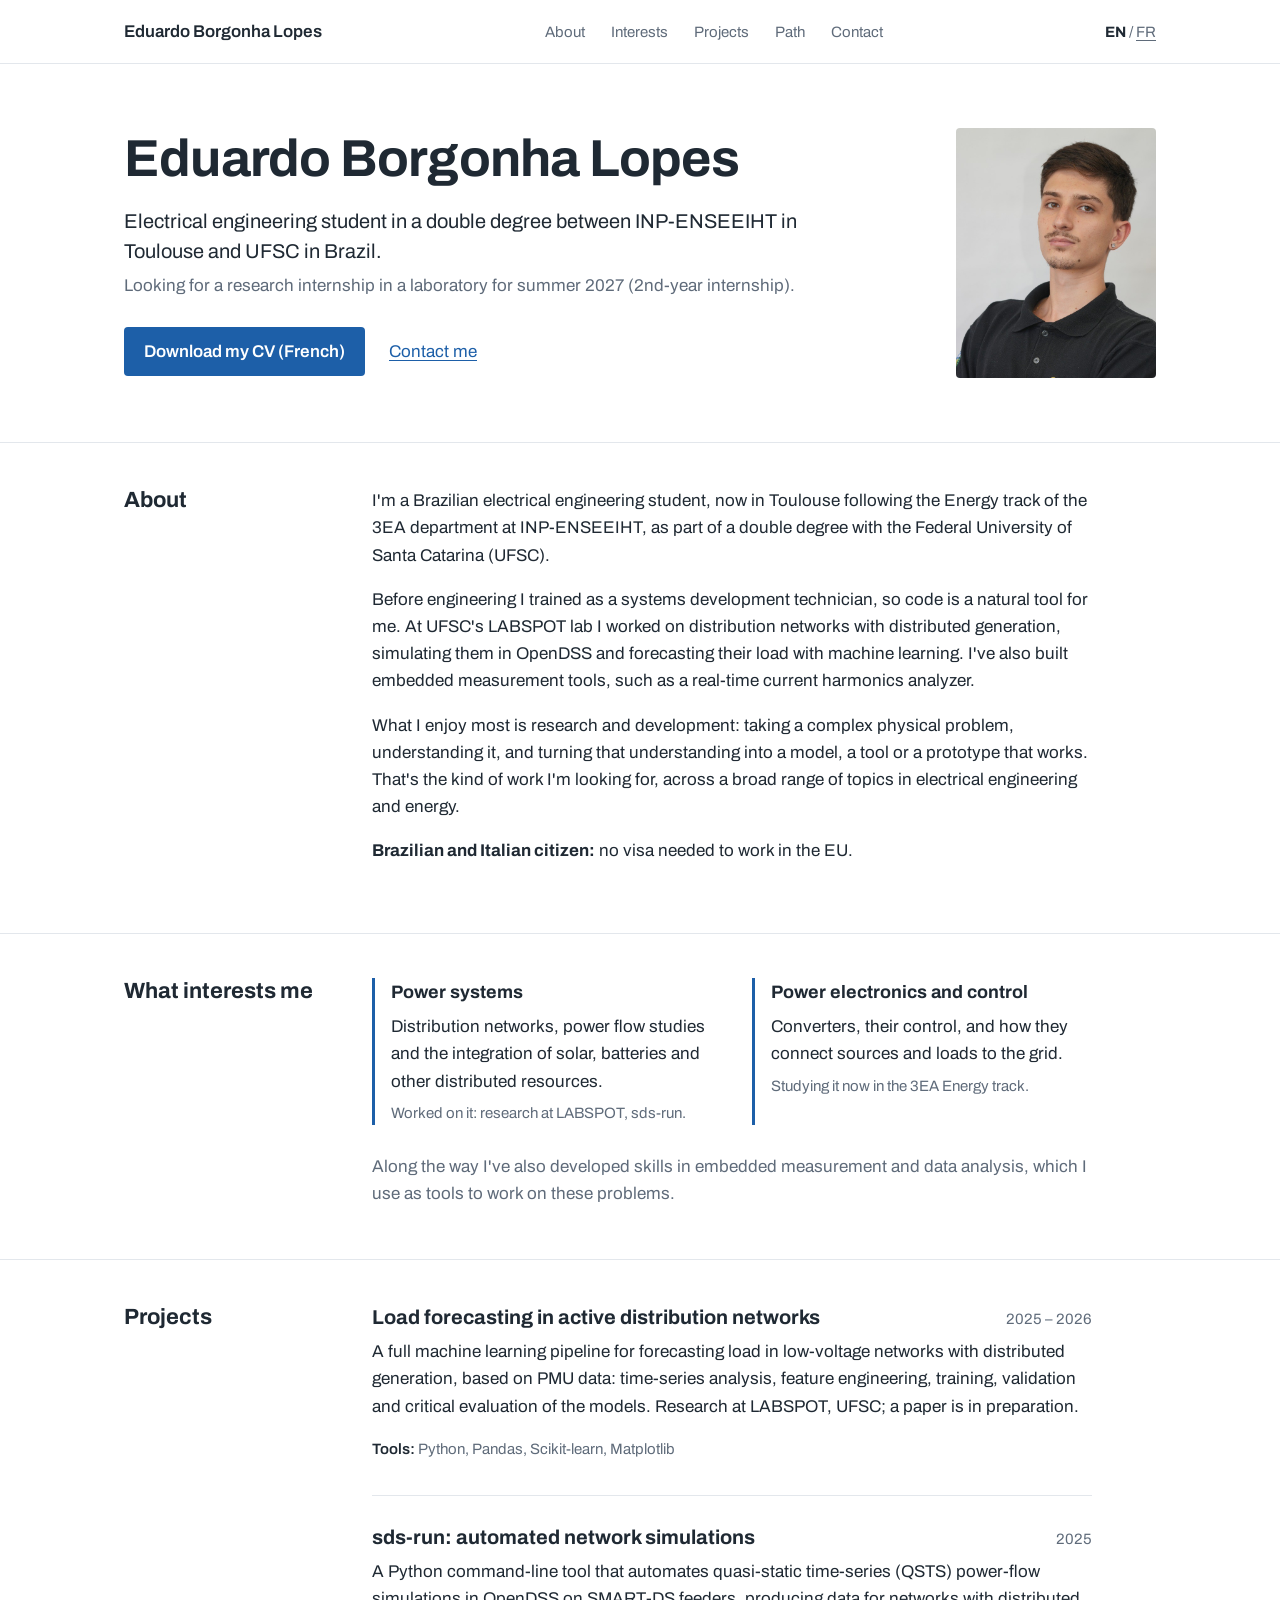
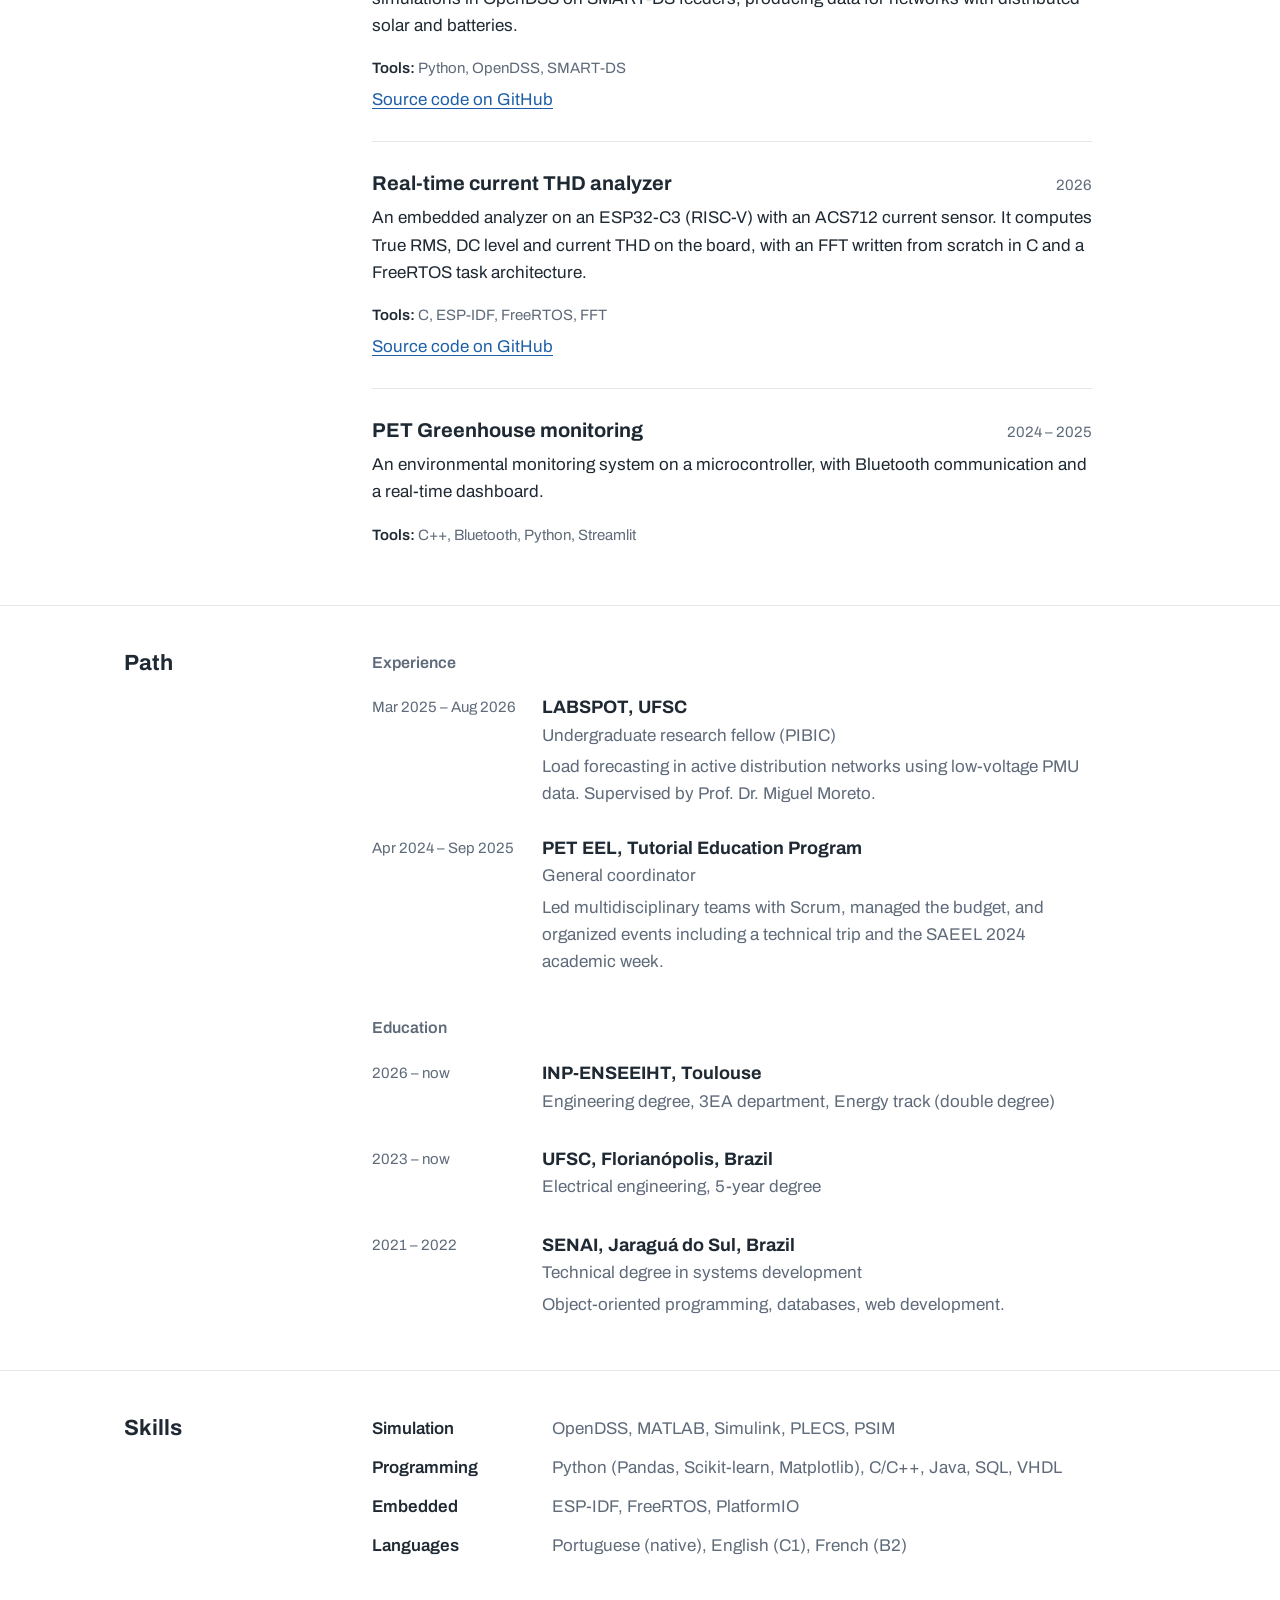
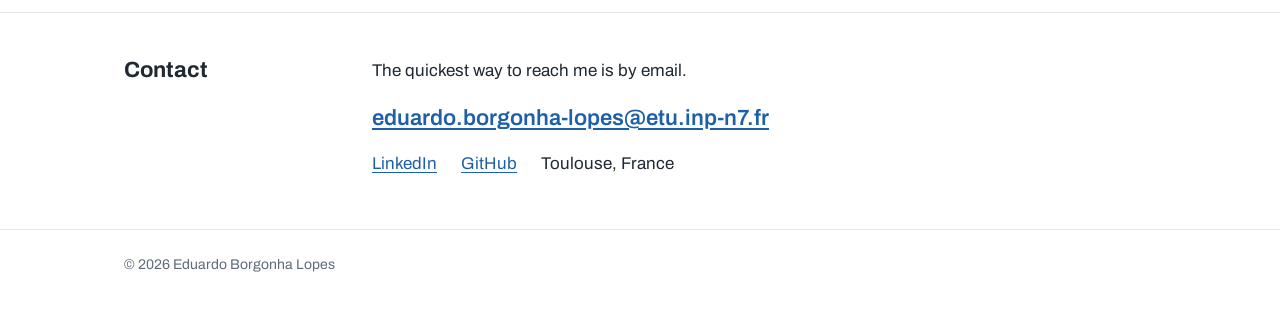
<file: index.html>
<!DOCTYPE html>
<html lang="en">
<head>
  <meta charset="utf-8">
  <meta name="viewport" content="width=device-width, initial-scale=1">
  <title>Eduardo Borgonha Lopes, electrical engineering student</title>
  <meta name="description" content="Electrical engineering student in a double degree between INP-ENSEEIHT and UFSC. Interested in research and development in power systems and power electronics. Looking for a research internship in a laboratory for summer 2027.">
  <link rel="alternate" hreflang="en" href="https://eduardoborgonha.github.io/">
  <link rel="alternate" hreflang="fr" href="https://eduardoborgonha.github.io/fr/">
  <link rel="preconnect" href="https://fonts.googleapis.com">
  <link rel="preconnect" href="https://fonts.gstatic.com" crossorigin>
  <link href="https://fonts.googleapis.com/css2?family=Archivo:wght@400..700&display=swap" rel="stylesheet">
  <link rel="stylesheet" href="style.css">
</head>
<body>

<!-- ================= HEADER ================= -->
<header class="top">
  <div class="wrap">
    <a class="name" href="#">Eduardo Borgonha Lopes</a>
    <nav>
      <a href="#about">About</a>
      <a href="#interests">Interests</a>
      <a href="#projects">Projects</a>
      <a href="#path">Path</a>
      <a href="#contact">Contact</a>
    </nav>
    <div class="lang"><b>EN</b> / <a href="fr/" hreflang="fr" lang="fr">FR</a></div>
  </div>
</header>

<main>

<!-- ================= HERO ================= -->
<section class="hero">
  <div class="wrap">
    <div>
      <h1><span>Eduardo</span> <span>Borgonha Lopes</span></h1>
      <p class="lede">Electrical engineering student in a double degree between INP-ENSEEIHT in Toulouse and UFSC in Brazil.</p>
      <p class="status">Looking for a research internship in a laboratory for summer 2027 (2nd-year internship).</p>
      <div class="actions">
        <a class="button" href="assets/cv-eduardo-fr.pdf" target="_blank" rel="noopener">Download my CV (French)</a>
        <a href="#contact">Contact me</a>
      </div>
    </div>

    <img class="portrait" src="assets/photo.jpg" alt="Portrait of Eduardo Borgonha Lopes">
  </div>
</section>

<!-- ================= ABOUT ================= -->
<section class="block" id="about">
  <div class="wrap">
    <h2>About</h2>
    <div class="content">
      <div>
        <p>I'm a Brazilian electrical engineering student, now in Toulouse following the Energy track of the 3EA department at INP-ENSEEIHT, as part of a double degree with the Federal University of Santa Catarina (UFSC).</p>
        <p>Before engineering I trained as a systems development technician, so code is a natural tool for me. At UFSC's LABSPOT lab I worked on distribution networks with distributed generation, simulating them in OpenDSS and forecasting their load with machine learning. I've also built embedded measurement tools, such as a real-time current harmonics analyzer.</p>
        <p>What I enjoy most is research and development: taking a complex physical problem, understanding it, and turning that understanding into a model, a tool or a prototype that works. That's the kind of work I'm looking for, across a broad range of topics in electrical engineering and energy.</p>
        <p><strong>Brazilian and Italian citizen:</strong> no visa needed to work in the EU.</p>
      </div>
    </div>
  </div>
</section>

<!-- ================= INTERESTS ================= -->
<section class="block" id="interests">
  <div class="wrap">
    <h2>What interests me</h2>
    <div class="content">
      <ul class="interests">
        <li>
          <h3>Power systems</h3>
          <p>Distribution networks, power flow studies and the integration of solar, batteries and other distributed resources.</p>
          <p class="seen">Worked on it: research at LABSPOT, sds-run.</p>
        </li>
        <li>
          <h3>Power electronics and control</h3>
          <p>Converters, their control, and how they connect sources and loads to the grid.</p>
          <p class="seen">Studying it now in the 3EA Energy track.</p>
        </li>
      </ul>
      <p class="interests-note">Along the way I've also developed skills in embedded measurement and data analysis, which I use as tools to work on these problems.</p>
    </div>
  </div>
</section>

<!-- ================= PROJECTS =================
     To add a project: copy one <article class="project"> ... </article> block and change the text. -->
<section class="block" id="projects">
  <div class="wrap">
    <h2>Projects</h2>
    <div class="content">

      <article class="project">
        <header><h3>Load forecasting in active distribution networks</h3><span class="when">2025 – 2026</span></header>
        <p>A full machine learning pipeline for forecasting load in low-voltage networks with distributed generation, based on PMU data: time-series analysis, feature engineering, training, validation and critical evaluation of the models. Research at LABSPOT, UFSC; a paper is in preparation.</p>
        <p class="tools"><b>Tools:</b> Python, Pandas, Scikit-learn, Matplotlib</p>
      </article>

      <article class="project">
        <header><h3>sds-run: automated network simulations</h3><span class="when">2025</span></header>
        <p>A Python command-line tool that automates quasi-static time-series (QSTS) power-flow simulations in OpenDSS on SMART-DS feeders, producing data for networks with distributed solar and batteries.</p>
        <p class="tools"><b>Tools:</b> Python, OpenDSS, SMART-DS</p>
        <a href="https://github.com/eduardoBorgonha/sds-run-labspot" target="_blank" rel="noopener">Source code on GitHub</a>
      </article>

      <article class="project">
        <header><h3>Real-time current THD analyzer</h3><span class="when">2026</span></header>
        <p>An embedded analyzer on an ESP32-C3 (RISC-V) with an ACS712 current sensor. It computes True RMS, DC level and current THD on the board, with an FFT written from scratch in C and a FreeRTOS task architecture.</p>
        <p class="tools"><b>Tools:</b> C, ESP-IDF, FreeRTOS, FFT</p>
        <a href="https://github.com/eduardoBorgonha/thd-current-esp32c3" target="_blank" rel="noopener">Source code on GitHub</a>
      </article>

      <article class="project">
        <header><h3>PET Greenhouse monitoring</h3><span class="when">2024 – 2025</span></header>
        <p>An environmental monitoring system on a microcontroller, with Bluetooth communication and a real-time dashboard.</p>
        <p class="tools"><b>Tools:</b> C++, Bluetooth, Python, Streamlit</p>
      </article>

    </div>
  </div>
</section>

<!-- ================= PATH (experience + education) ================= -->
<section class="block" id="path">
  <div class="wrap">
    <h2>Path</h2>
    <div class="content">
      <p class="subhead">Experience</p>
      <ul class="entries">
        <li>
          <span class="when">Mar 2025 – Aug 2026</span>
          <div>
            <h3>LABSPOT, UFSC</h3>
            <p class="role">Undergraduate research fellow (PIBIC)</p>
            <p>Load forecasting in active distribution networks using low-voltage PMU data. Supervised by Prof. Dr. Miguel Moreto.</p>
          </div>
        </li>
        <li>
          <span class="when">Apr 2024 – Sep 2025</span>
          <div>
            <h3>PET EEL, Tutorial Education Program</h3>
            <p class="role">General coordinator</p>
            <p>Led multidisciplinary teams with Scrum, managed the budget, and organized events including a technical trip and the SAEEL 2024 academic week.</p>
          </div>
        </li>
      </ul>

      <p class="subhead">Education</p>
      <ul class="entries">
        <li>
          <span class="when">2026 – now</span>
          <div>
            <h3>INP-ENSEEIHT, Toulouse</h3>
            <p class="role">Engineering degree, 3EA department, Energy track (double degree)</p>
          </div>
        </li>
        <li>
          <span class="when">2023 – now</span>
          <div>
            <h3>UFSC, Florianópolis, Brazil</h3>
            <p class="role">Electrical engineering, 5-year degree</p>
          </div>
        </li>
        <li>
          <span class="when">2021 – 2022</span>
          <div>
            <h3>SENAI, Jaraguá do Sul, Brazil</h3>
            <p class="role">Technical degree in systems development</p>
            <p>Object-oriented programming, databases, web development.</p>
          </div>
        </li>
      </ul>
    </div>
  </div>
</section>

<!-- ================= SKILLS ================= -->
<section class="block" id="skills">
  <div class="wrap">
    <h2>Skills</h2>
    <div class="content">
      <dl class="skills">
        <dt>Simulation</dt><dd>OpenDSS, MATLAB, Simulink, PLECS, PSIM</dd>
        <dt>Programming</dt><dd>Python (Pandas, Scikit-learn, Matplotlib), C/C++, Java, SQL, VHDL</dd>
        <dt>Embedded</dt><dd>ESP-IDF, FreeRTOS, PlatformIO</dd>
        <dt>Languages</dt><dd>Portuguese (native), English (C1), French (B2)</dd>
      </dl>
    </div>
  </div>
</section>

<!-- ================= CONTACT ================= -->
<section class="block" id="contact">
  <div class="wrap">
    <h2>Contact</h2>
    <div class="content">
      <p>The quickest way to reach me is by email.</p>
      <a class="mail" href="mailto:eduardo.borgonha-lopes@etu.inp-n7.fr">eduardo.borgonha-lopes@etu.inp-n7.fr</a>
      <div class="elsewhere">
        <a href="https://www.linkedin.com/in/eduardo-borgonha-lopes-1304a2300" target="_blank" rel="noopener">LinkedIn</a>
        <a href="https://github.com/eduardoBorgonha" target="_blank" rel="noopener">GitHub</a>
        <span>Toulouse, France</span>
      </div>
    </div>
  </div>
</section>

</main>

<footer>
  <div class="wrap">© 2026 Eduardo Borgonha Lopes</div>
</footer>

</body>
</html>
</file>
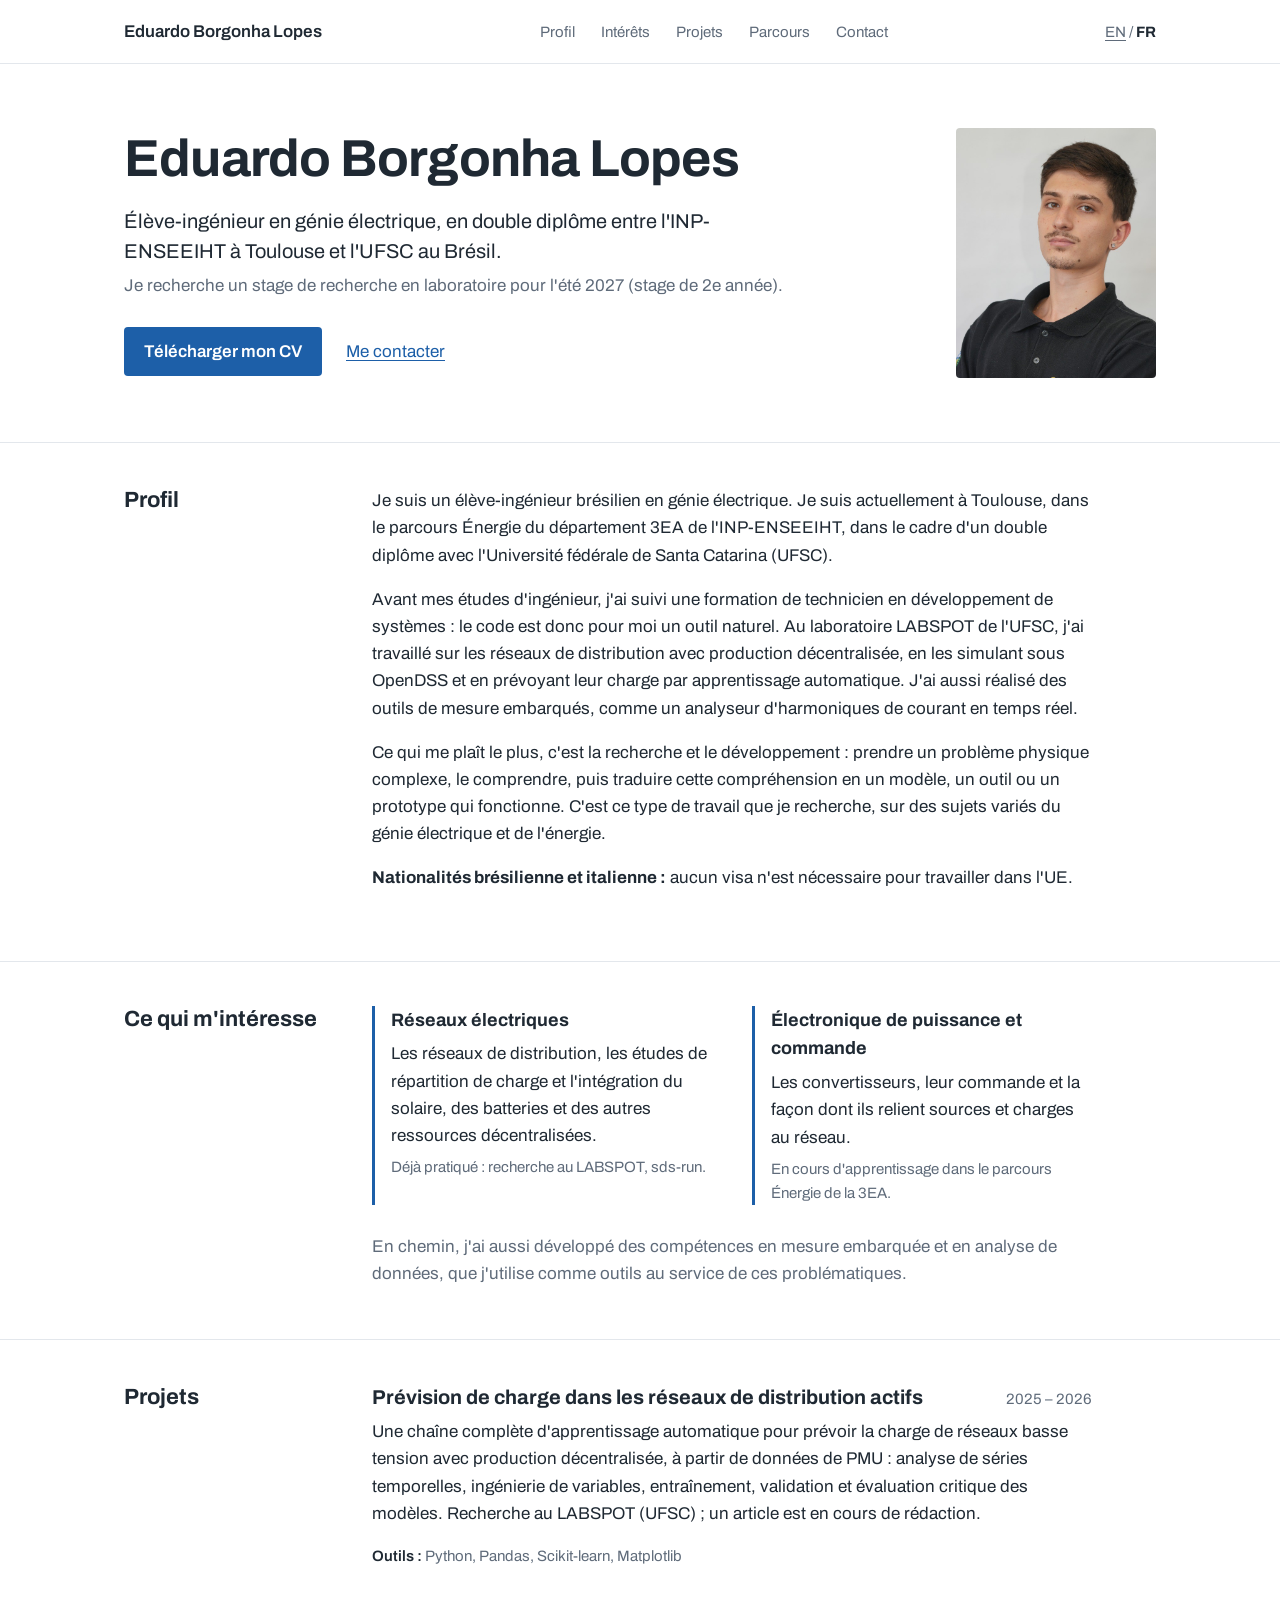
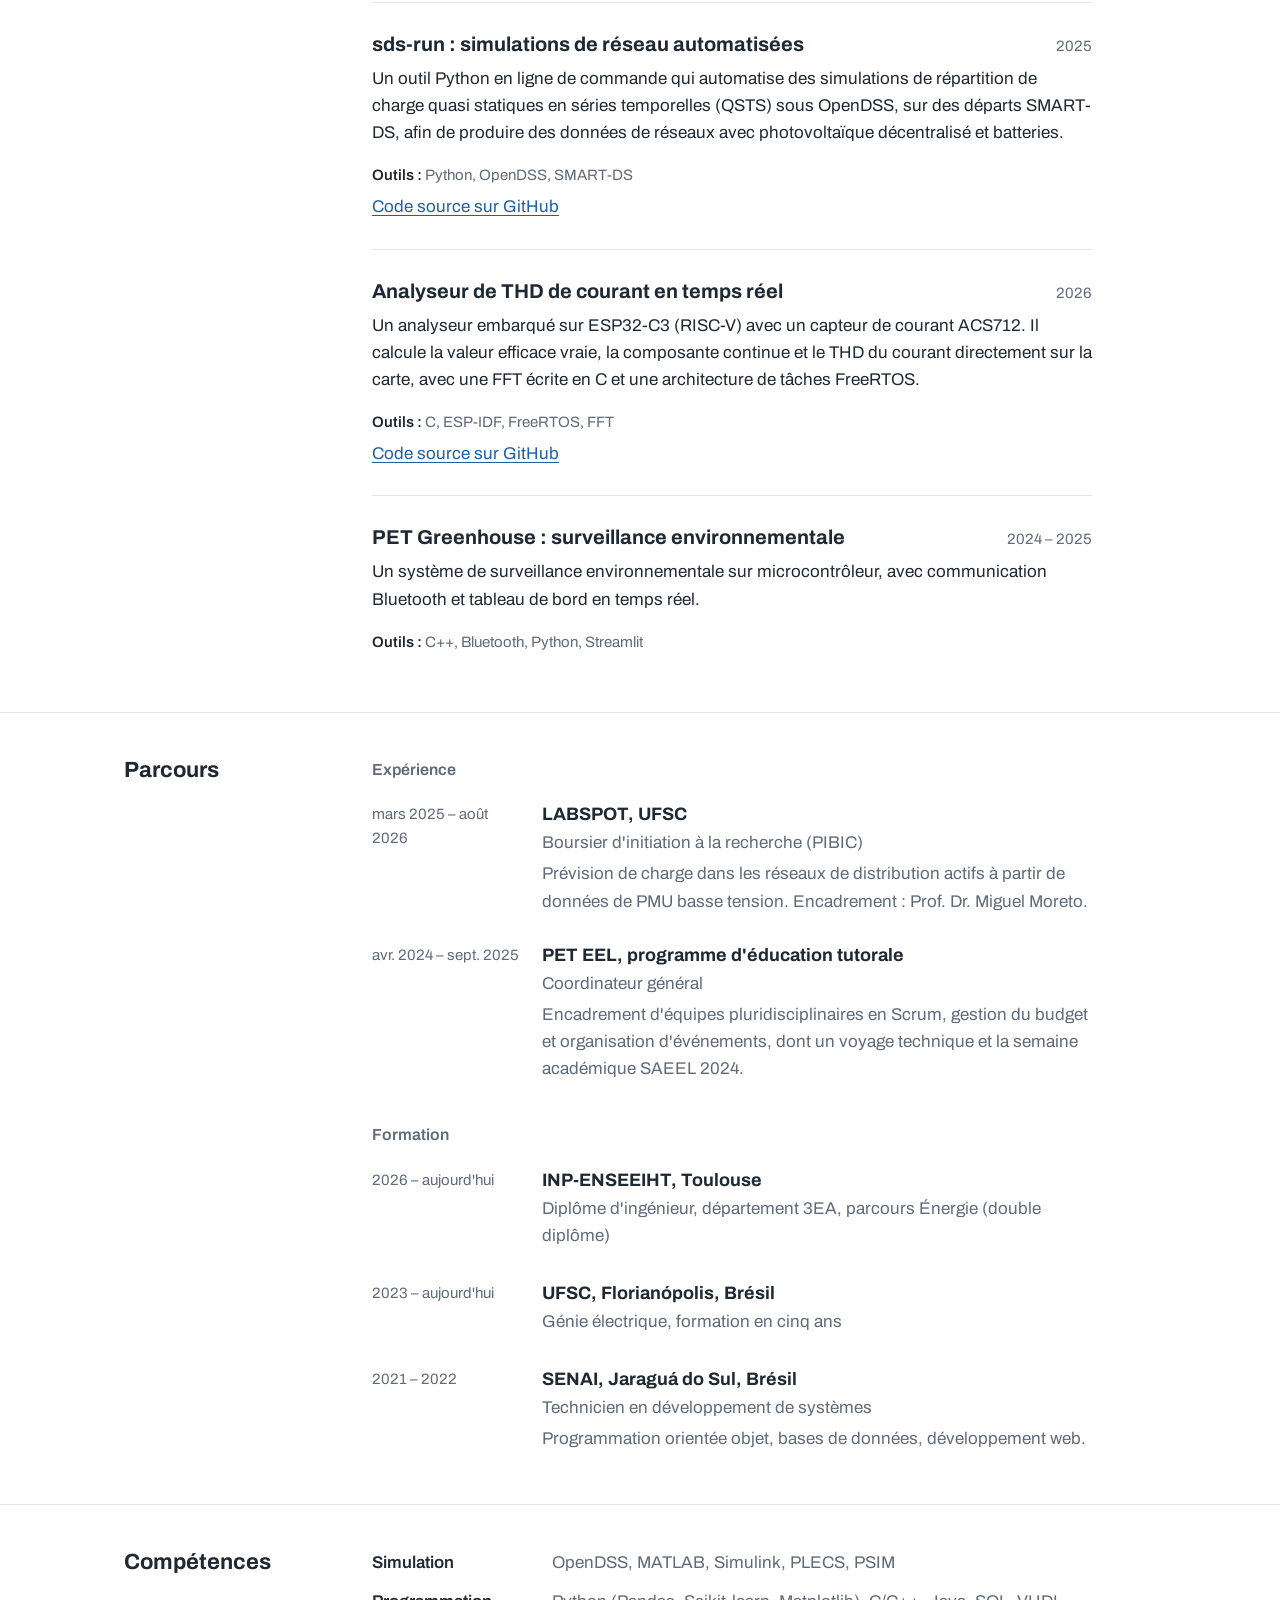
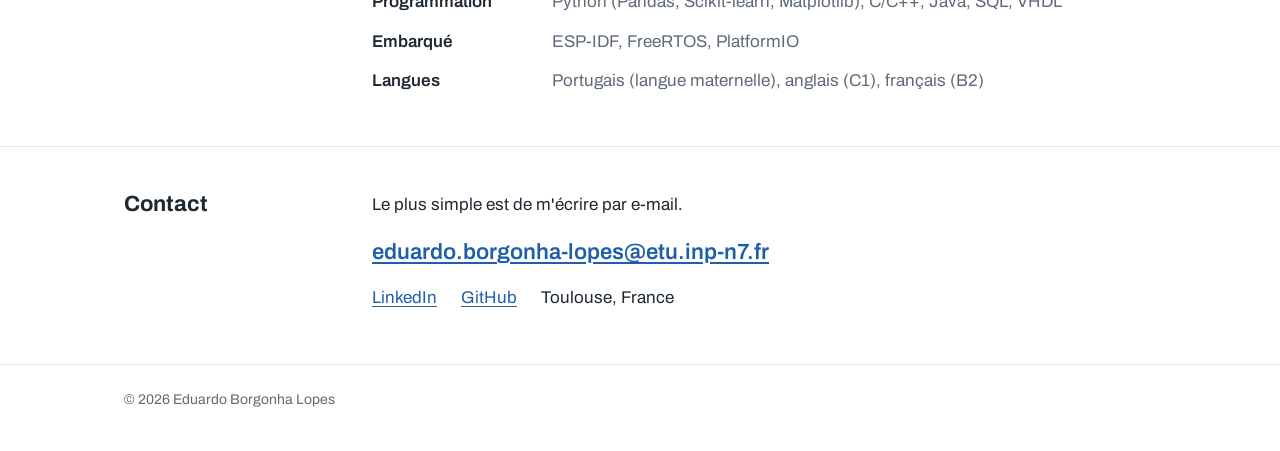
<file: fr/index.html>
<!DOCTYPE html>
<html lang="fr">
<head>
  <meta charset="utf-8">
  <meta name="viewport" content="width=device-width, initial-scale=1">
  <title>Eduardo Borgonha Lopes, élève-ingénieur en génie électrique</title>
  <meta name="description" content="Élève-ingénieur en génie électrique, double diplôme INP-ENSEEIHT et UFSC. Intéressé par la recherche et le développement en réseaux électriques et en électronique de puissance. Recherche un stage de recherche en laboratoire pour l'été 2027.">
  <link rel="alternate" hreflang="en" href="https://eduardoborgonha.github.io/">
  <link rel="alternate" hreflang="fr" href="https://eduardoborgonha.github.io/fr/">
  <link rel="preconnect" href="https://fonts.googleapis.com">
  <link rel="preconnect" href="https://fonts.gstatic.com" crossorigin>
  <link href="https://fonts.googleapis.com/css2?family=Archivo:wght@400..700&display=swap" rel="stylesheet">
  <link rel="stylesheet" href="../style.css">
</head>
<body>

<!-- ================= EN-TÊTE ================= -->
<header class="top">
  <div class="wrap">
    <a class="name" href="#">Eduardo Borgonha Lopes</a>
    <nav>
      <a href="#about">Profil</a>
      <a href="#interests">Intérêts</a>
      <a href="#projects">Projets</a>
      <a href="#path">Parcours</a>
      <a href="#contact">Contact</a>
    </nav>
    <div class="lang"><a href="../" hreflang="en" lang="en">EN</a> / <b>FR</b></div>
  </div>
</header>

<main>

<!-- ================= HERO ================= -->
<section class="hero">
  <div class="wrap">
    <div>
      <h1><span>Eduardo</span> <span>Borgonha Lopes</span></h1>
      <p class="lede">Élève-ingénieur en génie électrique, en double diplôme entre l'INP-ENSEEIHT à Toulouse et l'UFSC au Brésil.</p>
      <p class="status">Je recherche un stage de recherche en laboratoire pour l'été 2027 (stage de 2e année).</p>
      <div class="actions">
        <a class="button" href="../assets/cv-eduardo-fr.pdf" target="_blank" rel="noopener">Télécharger mon CV</a>
        <a href="#contact">Me contacter</a>
      </div>
    </div>

    <img class="portrait" src="../assets/photo.jpg" alt="Portrait d'Eduardo Borgonha Lopes">
  </div>
</section>

<!-- ================= PROFIL ================= -->
<section class="block" id="about">
  <div class="wrap">
    <h2>Profil</h2>
    <div class="content">
      <div>
        <p>Je suis un élève-ingénieur brésilien en génie électrique. Je suis actuellement à Toulouse, dans le parcours Énergie du département 3EA de l'INP-ENSEEIHT, dans le cadre d'un double diplôme avec l'Université fédérale de Santa Catarina (UFSC).</p>
        <p>Avant mes études d'ingénieur, j'ai suivi une formation de technicien en développement de systèmes : le code est donc pour moi un outil naturel. Au laboratoire LABSPOT de l'UFSC, j'ai travaillé sur les réseaux de distribution avec production décentralisée, en les simulant sous OpenDSS et en prévoyant leur charge par apprentissage automatique. J'ai aussi réalisé des outils de mesure embarqués, comme un analyseur d'harmoniques de courant en temps réel.</p>
        <p>Ce qui me plaît le plus, c'est la recherche et le développement : prendre un problème physique complexe, le comprendre, puis traduire cette compréhension en un modèle, un outil ou un prototype qui fonctionne. C'est ce type de travail que je recherche, sur des sujets variés du génie électrique et de l'énergie.</p>
        <p><strong>Nationalités brésilienne et italienne :</strong> aucun visa n'est nécessaire pour travailler dans l'UE.</p>
      </div>
    </div>
  </div>
</section>

<!-- ================= INTÉRÊTS ================= -->
<section class="block" id="interests">
  <div class="wrap">
    <h2>Ce qui m'intéresse</h2>
    <div class="content">
      <ul class="interests">
        <li>
          <h3>Réseaux électriques</h3>
          <p>Les réseaux de distribution, les études de répartition de charge et l'intégration du solaire, des batteries et des autres ressources décentralisées.</p>
          <p class="seen">Déjà pratiqué : recherche au LABSPOT, sds-run.</p>
        </li>
        <li>
          <h3>Électronique de puissance et commande</h3>
          <p>Les convertisseurs, leur commande et la façon dont ils relient sources et charges au réseau.</p>
          <p class="seen">En cours d'apprentissage dans le parcours Énergie de la 3EA.</p>
        </li>
      </ul>
      <p class="interests-note">En chemin, j'ai aussi développé des compétences en mesure embarquée et en analyse de données, que j'utilise comme outils au service de ces problématiques.</p>
    </div>
  </div>
</section>

<!-- ================= PROJETS =================
     Pour ajouter un projet : copier un bloc <article class="project"> ... </article> et changer le texte. -->
<section class="block" id="projects">
  <div class="wrap">
    <h2>Projets</h2>
    <div class="content">

      <article class="project">
        <header><h3>Prévision de charge dans les réseaux de distribution actifs</h3><span class="when">2025 – 2026</span></header>
        <p>Une chaîne complète d'apprentissage automatique pour prévoir la charge de réseaux basse tension avec production décentralisée, à partir de données de PMU : analyse de séries temporelles, ingénierie de variables, entraînement, validation et évaluation critique des modèles. Recherche au LABSPOT (UFSC) ; un article est en cours de rédaction.</p>
        <p class="tools"><b>Outils :</b> Python, Pandas, Scikit-learn, Matplotlib</p>
      </article>

      <article class="project">
        <header><h3>sds-run : simulations de réseau automatisées</h3><span class="when">2025</span></header>
        <p>Un outil Python en ligne de commande qui automatise des simulations de répartition de charge quasi statiques en séries temporelles (QSTS) sous OpenDSS, sur des départs SMART-DS, afin de produire des données de réseaux avec photovoltaïque décentralisé et batteries.</p>
        <p class="tools"><b>Outils :</b> Python, OpenDSS, SMART-DS</p>
        <a href="https://github.com/eduardoBorgonha/sds-run-labspot" target="_blank" rel="noopener">Code source sur GitHub</a>
      </article>

      <article class="project">
        <header><h3>Analyseur de THD de courant en temps réel</h3><span class="when">2026</span></header>
        <p>Un analyseur embarqué sur ESP32-C3 (RISC-V) avec un capteur de courant ACS712. Il calcule la valeur efficace vraie, la composante continue et le THD du courant directement sur la carte, avec une FFT écrite en C et une architecture de tâches FreeRTOS.</p>
        <p class="tools"><b>Outils :</b> C, ESP-IDF, FreeRTOS, FFT</p>
        <a href="https://github.com/eduardoBorgonha/thd-current-esp32c3" target="_blank" rel="noopener">Code source sur GitHub</a>
      </article>

      <article class="project">
        <header><h3>PET Greenhouse : surveillance environnementale</h3><span class="when">2024 – 2025</span></header>
        <p>Un système de surveillance environnementale sur microcontrôleur, avec communication Bluetooth et tableau de bord en temps réel.</p>
        <p class="tools"><b>Outils :</b> C++, Bluetooth, Python, Streamlit</p>
      </article>

    </div>
  </div>
</section>

<!-- ================= PARCOURS ================= -->
<section class="block" id="path">
  <div class="wrap">
    <h2>Parcours</h2>
    <div class="content">
      <p class="subhead">Expérience</p>
      <ul class="entries">
        <li>
          <span class="when">mars 2025 – août 2026</span>
          <div>
            <h3>LABSPOT, UFSC</h3>
            <p class="role">Boursier d'initiation à la recherche (PIBIC)</p>
            <p>Prévision de charge dans les réseaux de distribution actifs à partir de données de PMU basse tension. Encadrement : Prof. Dr. Miguel Moreto.</p>
          </div>
        </li>
        <li>
          <span class="when">avr. 2024 – sept. 2025</span>
          <div>
            <h3>PET EEL, programme d'éducation tutorale</h3>
            <p class="role">Coordinateur général</p>
            <p>Encadrement d'équipes pluridisciplinaires en Scrum, gestion du budget et organisation d'événements, dont un voyage technique et la semaine académique SAEEL 2024.</p>
          </div>
        </li>
      </ul>

      <p class="subhead">Formation</p>
      <ul class="entries">
        <li>
          <span class="when">2026 – aujourd'hui</span>
          <div>
            <h3>INP-ENSEEIHT, Toulouse</h3>
            <p class="role">Diplôme d'ingénieur, département 3EA, parcours Énergie (double diplôme)</p>
          </div>
        </li>
        <li>
          <span class="when">2023 – aujourd'hui</span>
          <div>
            <h3>UFSC, Florianópolis, Brésil</h3>
            <p class="role">Génie électrique, formation en cinq ans</p>
          </div>
        </li>
        <li>
          <span class="when">2021 – 2022</span>
          <div>
            <h3>SENAI, Jaraguá do Sul, Brésil</h3>
            <p class="role">Technicien en développement de systèmes</p>
            <p>Programmation orientée objet, bases de données, développement web.</p>
          </div>
        </li>
      </ul>
    </div>
  </div>
</section>

<!-- ================= COMPÉTENCES ================= -->
<section class="block" id="skills">
  <div class="wrap">
    <h2>Compétences</h2>
    <div class="content">
      <dl class="skills">
        <dt>Simulation</dt><dd>OpenDSS, MATLAB, Simulink, PLECS, PSIM</dd>
        <dt>Programmation</dt><dd>Python (Pandas, Scikit-learn, Matplotlib), C/C++, Java, SQL, VHDL</dd>
        <dt>Embarqué</dt><dd>ESP-IDF, FreeRTOS, PlatformIO</dd>
        <dt>Langues</dt><dd>Portugais (langue maternelle), anglais (C1), français (B2)</dd>
      </dl>
    </div>
  </div>
</section>

<!-- ================= CONTACT ================= -->
<section class="block" id="contact">
  <div class="wrap">
    <h2>Contact</h2>
    <div class="content">
      <p>Le plus simple est de m'écrire par e-mail.</p>
      <a class="mail" href="mailto:eduardo.borgonha-lopes@etu.inp-n7.fr">eduardo.borgonha-lopes@etu.inp-n7.fr</a>
      <div class="elsewhere">
        <a href="https://www.linkedin.com/in/eduardo-borgonha-lopes-1304a2300" target="_blank" rel="noopener">LinkedIn</a>
        <a href="https://github.com/eduardoBorgonha" target="_blank" rel="noopener">GitHub</a>
        <span>Toulouse, France</span>
      </div>
    </div>
  </div>
</section>

</main>

<footer>
  <div class="wrap">© 2026 Eduardo Borgonha Lopes</div>
</footer>

</body>
</html>
</file>
<file: style.css>
/* =========================================================
   Colors and fonts — change them here
   ========================================================= */
:root {
  --bg: #ffffff;
  --text: #1f2933;
  --muted: #5f6b7a;
  --line: #e3e7ec;
  --accent: #1d5fa8;
  --font: "Archivo", "Segoe UI", system-ui, sans-serif;
  --max: 1080px;
  --side: 200px;            /* width of the left heading column */
}

/* =========================================================
   Base
   ========================================================= */
* { box-sizing: border-box; }
html { scroll-behavior: smooth; }
@media (prefers-reduced-motion: reduce) { html { scroll-behavior: auto; } }

body {
  margin: 0;
  background: var(--bg);
  color: var(--text);
  font-family: var(--font);
  font-size: 17px;
  line-height: 1.6;
}
img { max-width: 100%; display: block; }
a { color: var(--accent); text-underline-offset: 3px; }
:focus-visible { outline: 2px solid var(--accent); outline-offset: 3px; }
p { margin: 0 0 1em; }

.wrap { max-width: var(--max); margin: 0 auto; padding: 0 24px; }

/* =========================================================
   Header
   ========================================================= */
.top { border-bottom: 1px solid var(--line); }
.top .wrap {
  display: flex; align-items: center; justify-content: space-between;
  gap: 24px; padding-top: 18px; padding-bottom: 18px;
}
.top .name { font-weight: 600; color: var(--text); text-decoration: none; }
.top nav { display: flex; gap: 26px; font-size: 15px; }
.top nav a { color: var(--muted); text-decoration: none; }
.top nav a:hover { color: var(--text); }
.lang { font-size: 15px; color: var(--muted); }
.lang a { color: var(--muted); }
.lang b { color: var(--text); }
@media (max-width: 820px) { .top nav { display: none; } }

/* =========================================================
   Hero
   ========================================================= */
.hero .wrap {
  display: grid; grid-template-columns: 1fr 200px; gap: 48px;
  align-items: center; padding-top: 64px; padding-bottom: 64px;
}
.hero h1 {
  margin: 0 0 18px;
  font-size: clamp(36px, 5vw, 52px);
  font-weight: 700; line-height: 1.1; letter-spacing: -0.015em;
}
.hero h1 span { display: inline; }
.hero .lede { font-size: 20px; line-height: 1.5; max-width: 34em; margin-bottom: 6px; }
.hero .status { color: var(--muted); margin-bottom: 28px; }
.portrait { width: 200px; aspect-ratio: 4 / 5; object-fit: cover; border-radius: 4px; }

.actions { display: flex; flex-wrap: wrap; align-items: center; gap: 12px 24px; }
.button {
  display: inline-block; padding: 11px 20px; border-radius: 4px;
  background: var(--accent); color: #fff; font-weight: 600; text-decoration: none;
}
.button:hover { background: #174d89; }

@media (max-width: 720px) {
  .hero .wrap { grid-template-columns: 1fr; gap: 24px; padding-top: 32px; padding-bottom: 40px; }
  .portrait { width: 130px; order: -1; }
}

/* =========================================================
   Sections: heading on the left, content on the right
   ========================================================= */
.block { border-top: 1px solid var(--line); }
.block .wrap {
  display: grid; grid-template-columns: var(--side) 1fr; gap: 48px;
  padding-top: 44px; padding-bottom: 52px;
}
.block h2 {
  margin: 0; font-size: 22px; font-weight: 700; line-height: 1.25;
  position: sticky; top: 24px; align-self: start;
}
.content { max-width: 720px; }

@media (max-width: 820px) {
  .block .wrap { grid-template-columns: 1fr; gap: 18px; padding-top: 32px; padding-bottom: 40px; }
  .block h2 { position: static; }
}

/* Interests */
.interests { list-style: none; margin: 0; padding: 0; display: grid; grid-template-columns: 1fr 1fr; gap: 28px 40px; }
.interests li { border-left: 3px solid var(--accent); padding-left: 16px; }
.interests h3 { margin: 0 0 6px; font-size: 18px; font-weight: 700; }
.interests p { margin: 0 0 6px; }
.interests .seen { color: var(--muted); font-size: 15px; margin: 0; }
@media (max-width: 620px) { .interests { grid-template-columns: 1fr; } }

/* Projects */
.project { padding: 0 0 28px; margin: 0 0 28px; border-bottom: 1px solid var(--line); }
.project:last-child { border-bottom: 0; margin-bottom: 0; padding-bottom: 0; }
.project header { display: flex; justify-content: space-between; align-items: baseline; gap: 16px; flex-wrap: wrap; }
.project h3 { margin: 0 0 8px; font-size: 20px; font-weight: 700; line-height: 1.3; }
.project .when { color: var(--muted); font-size: 15px; white-space: nowrap; }
.project .tools { color: var(--muted); font-size: 15px; margin: 0 0 6px; }
.project .tools b { color: var(--text); font-weight: 600; }

/* Experience / education */
.entries { list-style: none; margin: 0; padding: 0; }
.entries li { display: grid; grid-template-columns: 150px 1fr; gap: 20px; margin-bottom: 26px; }
.entries li:last-child { margin-bottom: 0; }
.entries .when { color: var(--muted); font-size: 15px; padding-top: 2px; }
.entries h3 { margin: 0; font-size: 18px; font-weight: 700; }
.entries .role { margin: 0 0 4px; }
.entries p { margin: 0; color: var(--muted); }
.subhead { font-size: 16px; font-weight: 600; color: var(--muted); margin: 0 0 18px; }
.subhead:not(:first-child) { margin-top: 40px; }
@media (max-width: 620px) { .entries li { grid-template-columns: 1fr; gap: 2px; } }

/* Skills */
.skills { margin: 0; display: grid; grid-template-columns: 160px 1fr; gap: 12px 20px; }
.skills dt { font-weight: 600; }
.skills dd { margin: 0; color: var(--muted); }
@media (max-width: 620px) { .skills { grid-template-columns: 1fr; gap: 2px; } .skills dd { margin-bottom: 12px; } }

/* Contact */
.mail { font-size: 22px; font-weight: 600; word-break: break-word; }
.elsewhere { display: flex; flex-wrap: wrap; gap: 8px 24px; margin-top: 14px; }

footer { color: var(--muted); font-size: 14px; border-top: 1px solid var(--line); }
footer .wrap { padding-top: 24px; padding-bottom: 40px; }
.interests-note { margin: 28px 0 0; color: var(--muted); }
</file>
